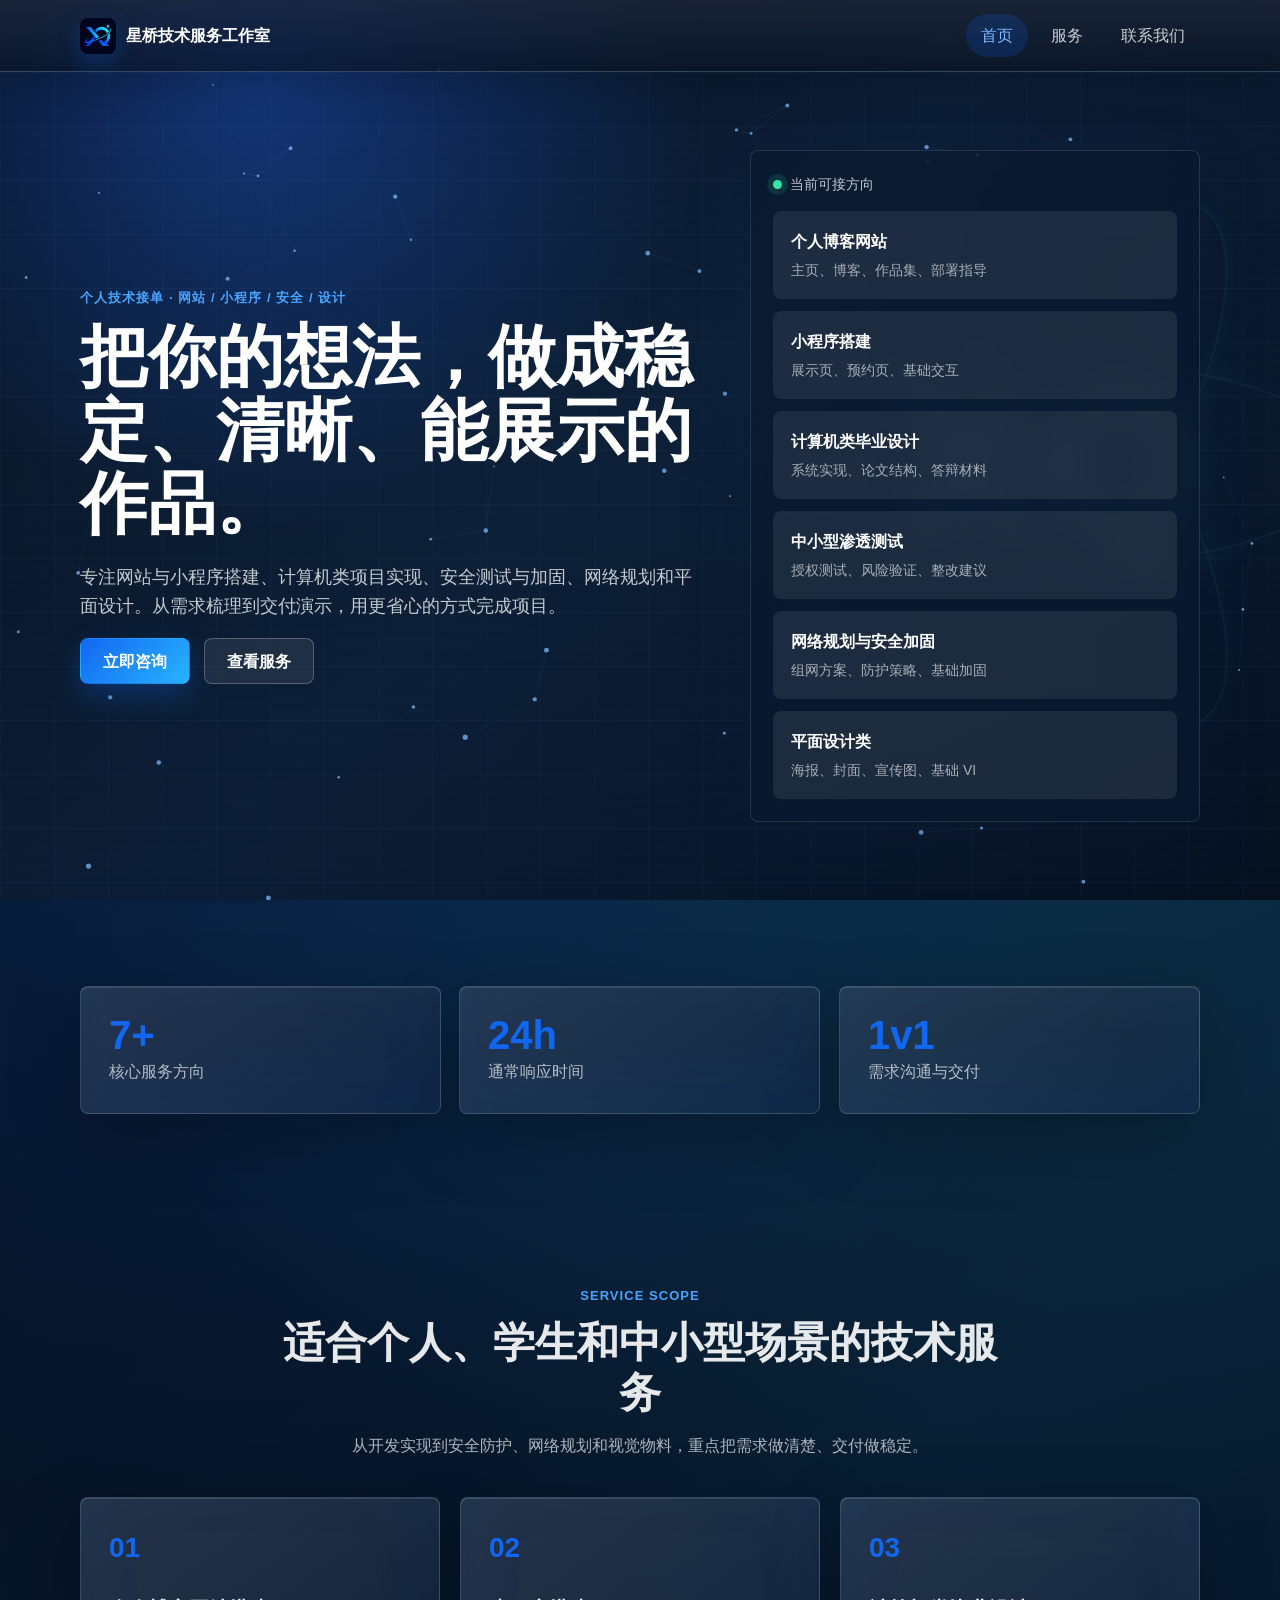
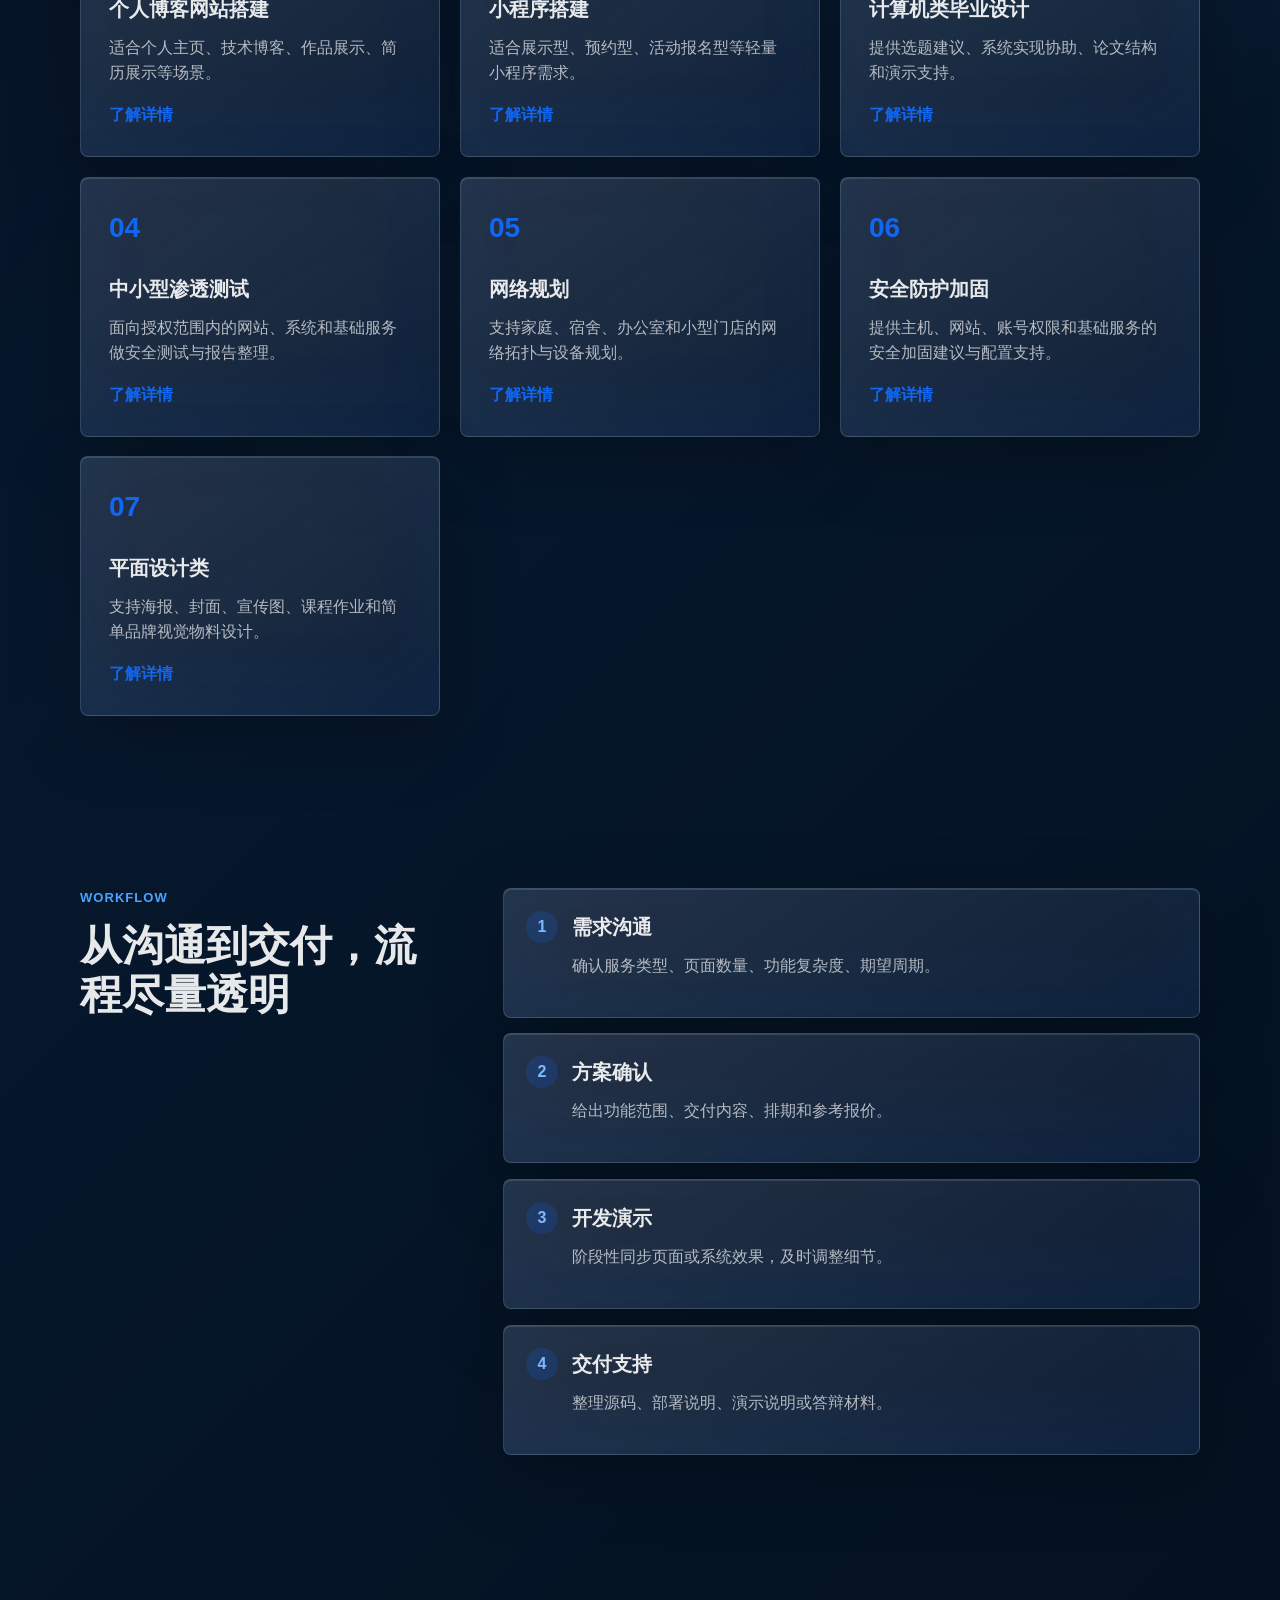
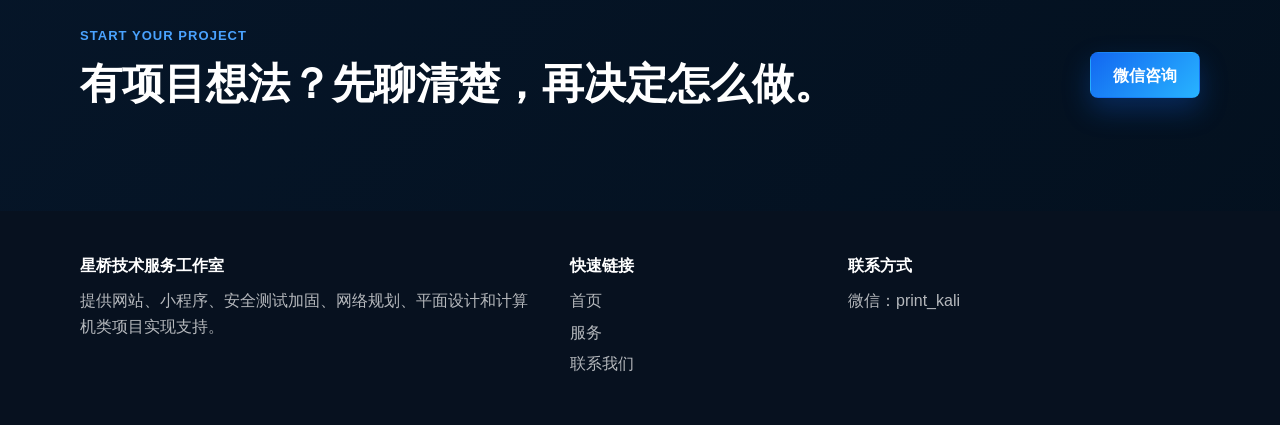
<file: index.html>
﻿<!DOCTYPE html>
<html lang="zh-CN">
<head>
  <meta charset="UTF-8">
  <meta name="viewport" content="width=device-width, initial-scale=1.0">
  <title>星桥技术服务工作室 | 个人技术接单</title>
  <meta name="description" content="星桥技术服务工作室提供网站、小程序、计算机类项目、安全测试加固、网络规划和平面设计支持。">
  <link rel="stylesheet" href="assets/css/style.css">
</head>
<body>
  <canvas class="ambient-canvas" data-density="72" aria-hidden="true"></canvas>
  <div class="xq-bg" aria-hidden="true">
    <span class="xq-orbit orbit-one"></span>
    <span class="xq-orbit orbit-two"></span>
    <span class="xq-orbit orbit-three"></span>
    <span class="xq-core"></span>
  </div>
  <header class="site-header">
    <a class="brand" href="index.html" aria-label="星桥技术服务工作室首页">
      <img class="brand-mark" src="assets/img/logo-xq.png" alt="" width="36" height="36">
      <span>星桥技术服务工作室</span>
    </a>
    <button class="nav-toggle" type="button" aria-expanded="false" aria-controls="site-nav">
      <span></span>
      <span></span>
      <span></span>
    </button>
    <nav class="site-nav" id="site-nav" aria-label="主导航">
      <a class="active" href="index.html">首页</a>
      <a href="services.html">服务</a>
      <a href="contact.html">联系我们</a>
    </nav>
  </header>

  <main>
    <section class="hero section-dark">
      <div class="hero-grid"></div>
      <div class="container hero-content">
        <div class="hero-copy">
          <p class="eyebrow">个人技术接单 · 网站 / 小程序 / 安全 / 设计</p>
          <h1>把你的想法，做成稳定、清晰、能展示的作品。</h1>
          <p class="hero-text">专注网站与小程序搭建、计算机类项目实现、安全测试与加固、网络规划和平面设计。从需求梳理到交付演示，用更省心的方式完成项目。</p>
          <div class="hero-actions">
            <a class="btn btn-primary" href="contact.html">立即咨询</a>
            <a class="btn btn-ghost" href="services.html">查看服务</a>
          </div>
        </div>
        <div class="hero-panel" aria-label="服务概览">
          <div class="panel-header">
            <span class="status-dot"></span>
            <span>当前可接方向</span>
          </div>
          <div class="service-mini-list">
            <a href="services.html#blog">
              <strong>个人博客网站</strong>
              <span>主页、博客、作品集、部署指导</span>
            </a>
            <a href="services.html#miniapp">
              <strong>小程序搭建</strong>
              <span>展示页、预约页、基础交互</span>
            </a>
            <a href="services.html#graduation">
              <strong>计算机类毕业设计</strong>
              <span>系统实现、论文结构、答辩材料</span>
            </a>
            <a href="services.html#pentest">
              <strong>中小型渗透测试</strong>
              <span>授权测试、风险验证、整改建议</span>
            </a>
            <a href="services.html#network">
              <strong>网络规划与安全加固</strong>
              <span>组网方案、防护策略、基础加固</span>
            </a>
            <a href="services.html#design">
              <strong>平面设计类</strong>
              <span>海报、封面、宣传图、基础 VI</span>
            </a>
          </div>
        </div>
      </div>
    </section>

    <section class="section">
      <div class="container stats-grid">
        <div class="stat-card">
          <span class="stat-number">7+</span>
          <span class="stat-label">核心服务方向</span>
        </div>
        <div class="stat-card">
          <span class="stat-number">24h</span>
          <span class="stat-label">通常响应时间</span>
        </div>
        <div class="stat-card">
          <span class="stat-number">1v1</span>
          <span class="stat-label">需求沟通与交付</span>
        </div>
      </div>
    </section>

    <section class="section section-muted">
      <div class="container">
        <div class="section-heading">
          <p class="eyebrow">Service Scope</p>
          <h2>适合个人、学生和中小型场景的技术服务</h2>
          <p>从开发实现到安全防护、网络规划和视觉物料，重点把需求做清楚、交付做稳定。</p>
        </div>
        <div class="cards three-col">
          <article class="service-card">
            <span class="card-icon">01</span>
            <h3>个人博客网站搭建</h3>
            <p>适合个人主页、技术博客、作品展示、简历展示等场景。</p>
            <a href="services.html#blog">了解详情</a>
          </article>
          <article class="service-card">
            <span class="card-icon">02</span>
            <h3>小程序搭建</h3>
            <p>适合展示型、预约型、活动报名型等轻量小程序需求。</p>
            <a href="services.html#miniapp">了解详情</a>
          </article>
          <article class="service-card">
            <span class="card-icon">03</span>
            <h3>计算机类毕业设计</h3>
            <p>提供选题建议、系统实现协助、论文结构和演示支持。</p>
            <a href="services.html#graduation">了解详情</a>
          </article>
          <article class="service-card">
            <span class="card-icon">04</span>
            <h3>中小型渗透测试</h3>
            <p>面向授权范围内的网站、系统和基础服务做安全测试与报告整理。</p>
            <a href="services.html#pentest">了解详情</a>
          </article>
          <article class="service-card">
            <span class="card-icon">05</span>
            <h3>网络规划</h3>
            <p>支持家庭、宿舍、办公室和小型门店的网络拓扑与设备规划。</p>
            <a href="services.html#network">了解详情</a>
          </article>
          <article class="service-card">
            <span class="card-icon">06</span>
            <h3>安全防护加固</h3>
            <p>提供主机、网站、账号权限和基础服务的安全加固建议与配置支持。</p>
            <a href="services.html#hardening">了解详情</a>
          </article>
          <article class="service-card">
            <span class="card-icon">07</span>
            <h3>平面设计类</h3>
            <p>支持海报、封面、宣传图、课程作业和简单品牌视觉物料设计。</p>
            <a href="services.html#design">了解详情</a>
          </article>
        </div>
      </div>
    </section>

    <section class="section">
      <div class="container process">
        <div class="section-heading align-left">
          <p class="eyebrow">Workflow</p>
          <h2>从沟通到交付，流程尽量透明</h2>
        </div>
        <div class="timeline">
          <div>
            <span>1</span>
            <h3>需求沟通</h3>
            <p>确认服务类型、页面数量、功能复杂度、期望周期。</p>
          </div>
          <div>
            <span>2</span>
            <h3>方案确认</h3>
            <p>给出功能范围、交付内容、排期和参考报价。</p>
          </div>
          <div>
            <span>3</span>
            <h3>开发演示</h3>
            <p>阶段性同步页面或系统效果，及时调整细节。</p>
          </div>
          <div>
            <span>4</span>
            <h3>交付支持</h3>
            <p>整理源码、部署说明、演示说明或答辩材料。</p>
          </div>
        </div>
      </div>
    </section>

    <section class="section cta-band">
      <div class="container cta-content">
        <div>
          <p class="eyebrow">Start Your Project</p>
          <h2>有项目想法？先聊清楚，再决定怎么做。</h2>
        </div>
        <a class="btn btn-primary" href="contact.html">微信咨询</a>
      </div>
    </section>
  </main>

  <footer class="site-footer">
    <div class="container footer-grid">
      <div>
        <strong>星桥技术服务工作室</strong>
        <p>提供网站、小程序、安全测试加固、网络规划、平面设计和计算机类项目实现支持。</p>
      </div>
      <div>
        <span>快速链接</span>
        <a href="index.html">首页</a>
        <a href="services.html">服务</a>
        <a href="contact.html">联系我们</a>
      </div>
      <div>
        <span>联系方式</span>
        <p>微信：print_kali</p>
      </div>
    </div>
  </footer>
  <div class="toast" role="status" aria-live="polite"></div>
  <script src="assets/js/main.js"></script>
</body>
</html>
</file>
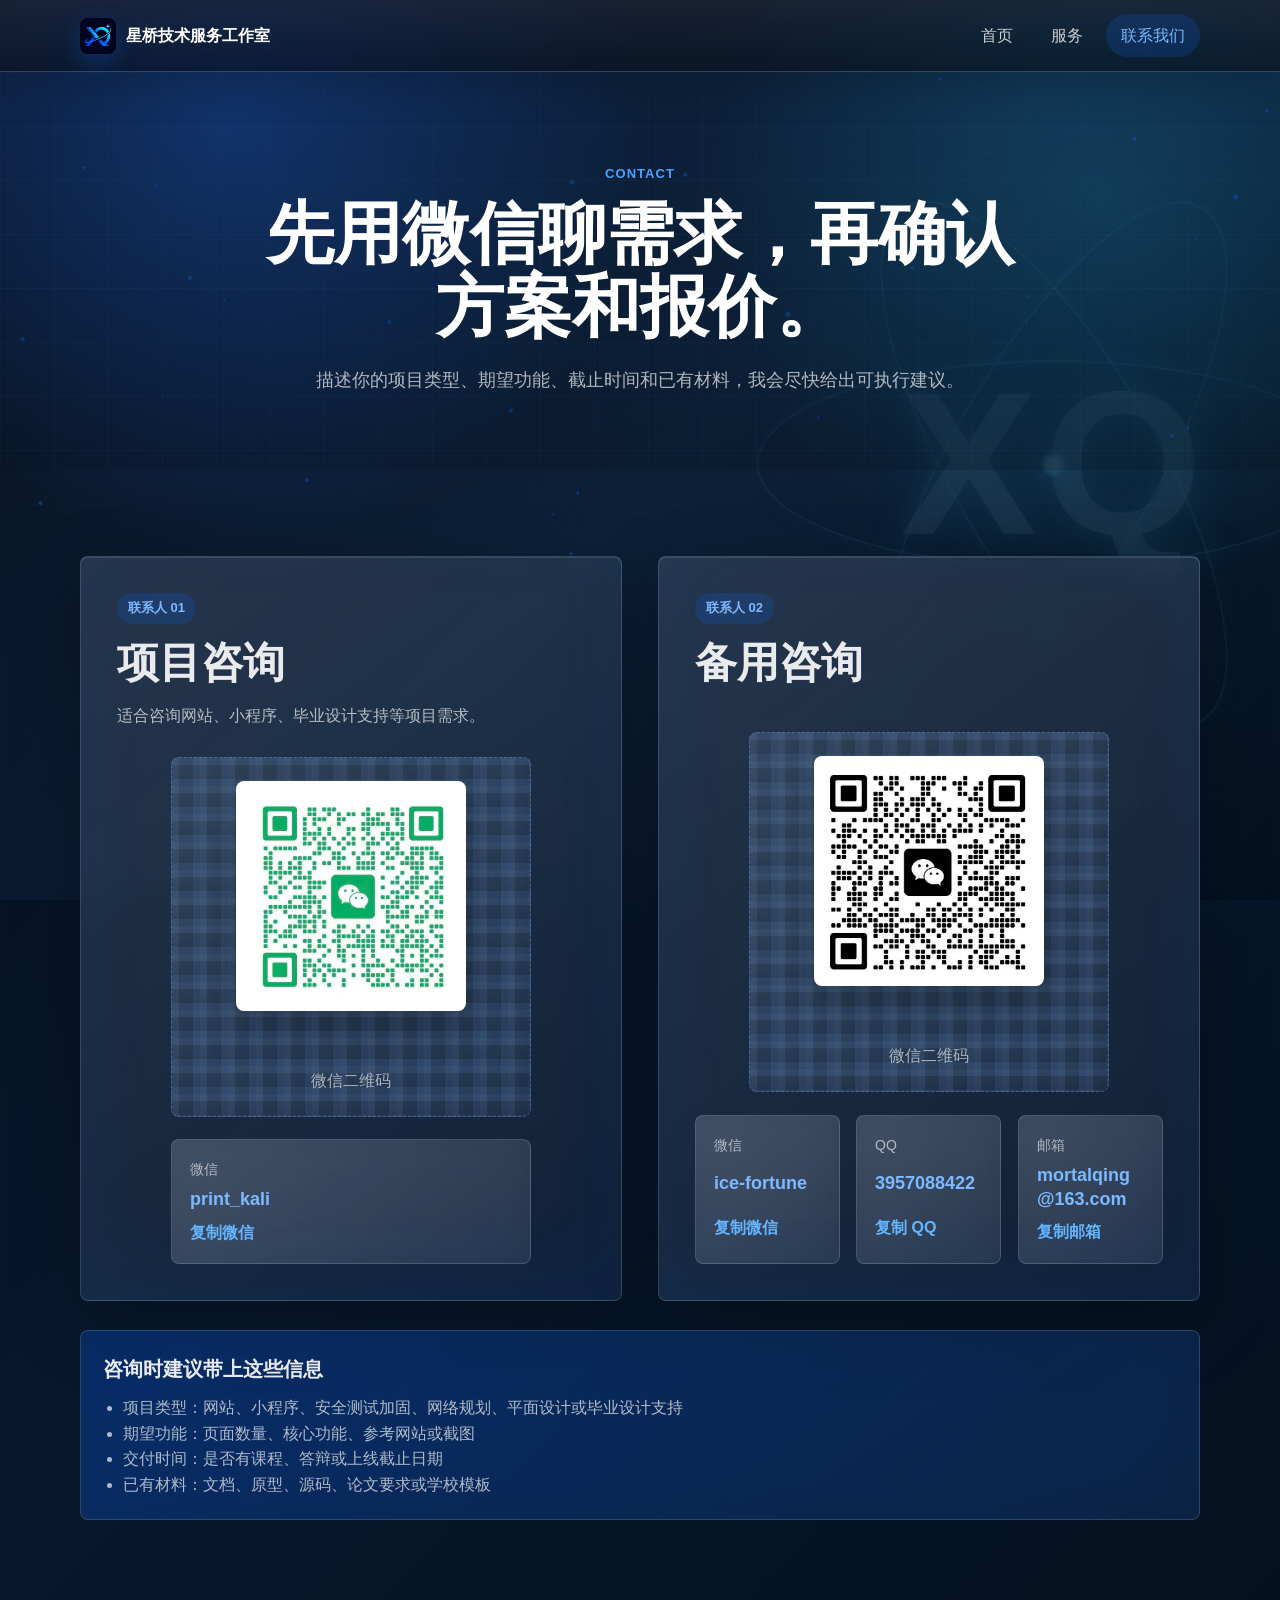
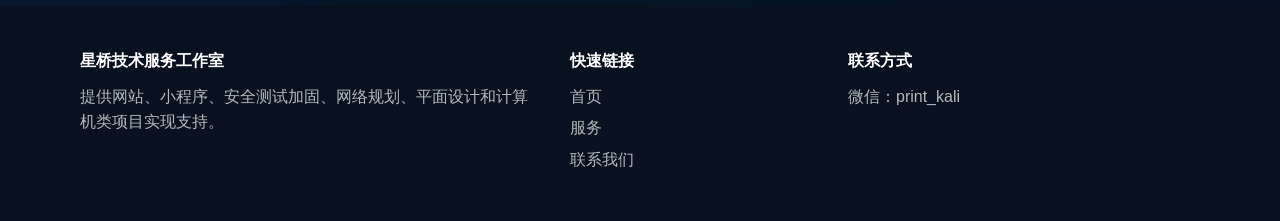
<file: contact.html>
﻿<!DOCTYPE html>
<html lang="zh-CN">
<head>
  <meta charset="UTF-8">
  <meta name="viewport" content="width=device-width, initial-scale=1.0">
  <title>联系我们 | 星桥技术服务工作室</title>
  <meta name="description" content="通过微信联系星桥技术服务工作室，咨询网站搭建、小程序搭建和计算机类毕业设计支持。">
  <link rel="stylesheet" href="assets/css/style.css">
</head>
<body class="inner-page contact-page">
  <canvas class="ambient-canvas subtle" data-density="40" aria-hidden="true"></canvas>
  <div class="xq-bg" aria-hidden="true">
    <span class="xq-orbit orbit-one"></span>
    <span class="xq-orbit orbit-two"></span>
    <span class="xq-orbit orbit-three"></span>
    <span class="xq-core"></span>
  </div>
  <header class="site-header">
    <a class="brand" href="index.html" aria-label="星桥技术服务工作室首页">
      <img class="brand-mark" src="assets/img/logo-xq.png" alt="" width="36" height="36">
      <span>星桥技术服务工作室</span>
    </a>
    <button class="nav-toggle" type="button" aria-expanded="false" aria-controls="site-nav">
      <span></span>
      <span></span>
      <span></span>
    </button>
    <nav class="site-nav" id="site-nav" aria-label="主导航">
      <a href="index.html">首页</a>
      <a href="services.html">服务</a>
      <a class="active" href="contact.html">联系我们</a>
    </nav>
  </header>

  <main>
    <section class="page-hero">
      <div class="container narrow">
        <p class="eyebrow">Contact</p>
        <h1>先用微信聊需求，再确认方案和报价。</h1>
        <p>描述你的项目类型、期望功能、截止时间和已有材料，我会尽快给出可执行建议。</p>
      </div>
    </section>

    <section class="section contact-section">
      <div class="container">
        <div class="contact-person-grid">
          <article class="contact-person-card">
            <div class="contact-card-head">
              <span class="tag">联系人 01</span>
              <h2>项目咨询</h2>
              <p>适合咨询网站、小程序、毕业设计支持等项目需求。</p>
            </div>
            <div class="contact-card-body">
              <div class="qr-placeholder compact" aria-label="联系人 01 微信二维码占位">
                <img src="assets/img/primary-wechat-qr.jpg" alt="项目咨询微信二维码">
                <span>微信二维码</span>
              </div>
              <div class="contact-method-list single-method">
                <div class="contact-method">
                  <span>微信</span>
                  <strong>print_kali</strong>
                  <button class="copy-link copy-btn" type="button" data-copy="print_kali">复制微信</button>
                </div>
              </div>
            </div>
          </article>

          <article class="contact-person-card">
            <div class="contact-card-head">
              <span class="tag">联系人 02</span>
              <h2>备用咨询</h2>
            </div>
            <div class="contact-card-body">
              <div class="qr-placeholder compact" aria-label="联系人 02 微信二维码占位">
                <img src="assets/img/backup-wechat-qr.jpg" alt="备用咨询微信二维码">
                <span>微信二维码</span>
              </div>
              <div class="contact-method-list">
                <div class="contact-method">
                  <span>微信</span>
                  <strong>ice-fortune</strong>
                  <button class="copy-link copy-btn" type="button" data-copy="ice-fortune">复制微信</button>
                </div>
                <div class="contact-method">
                  <span>QQ</span>
                  <strong>3957088422</strong>
                  <button class="copy-link copy-btn" type="button" data-copy="3957088422">复制 QQ</button>
                </div>
                <div class="contact-method">
                  <span>邮箱</span>
                  <strong>mortalqing@163.com</strong>
                  <button class="copy-link copy-btn" type="button" data-copy="mortalqing@163.com">复制邮箱</button>
                </div>
              </div>
            </div>
          </article>
        </div>

        <div class="contact-tips">
          <h3>咨询时建议带上这些信息</h3>
          <ul>
              <li>项目类型：网站、小程序、安全测试加固、网络规划、平面设计或毕业设计支持</li>
            <li>期望功能：页面数量、核心功能、参考网站或截图</li>
            <li>交付时间：是否有课程、答辩或上线截止日期</li>
            <li>已有材料：文档、原型、源码、论文要求或学校模板</li>
          </ul>
        </div>
      </div>
    </section>
  </main>

  <footer class="site-footer">
    <div class="container footer-grid">
      <div>
        <strong>星桥技术服务工作室</strong>
        <p>提供网站、小程序、安全测试加固、网络规划、平面设计和计算机类项目实现支持。</p>
      </div>
      <div>
        <span>快速链接</span>
        <a href="index.html">首页</a>
        <a href="services.html">服务</a>
        <a href="contact.html">联系我们</a>
      </div>
      <div>
        <span>联系方式</span>
        <p>微信：print_kali</p>
      </div>
    </div>
  </footer>
  <div class="toast" role="status" aria-live="polite"></div>
  <script src="assets/js/main.js"></script>
</body>
</html>
</file>
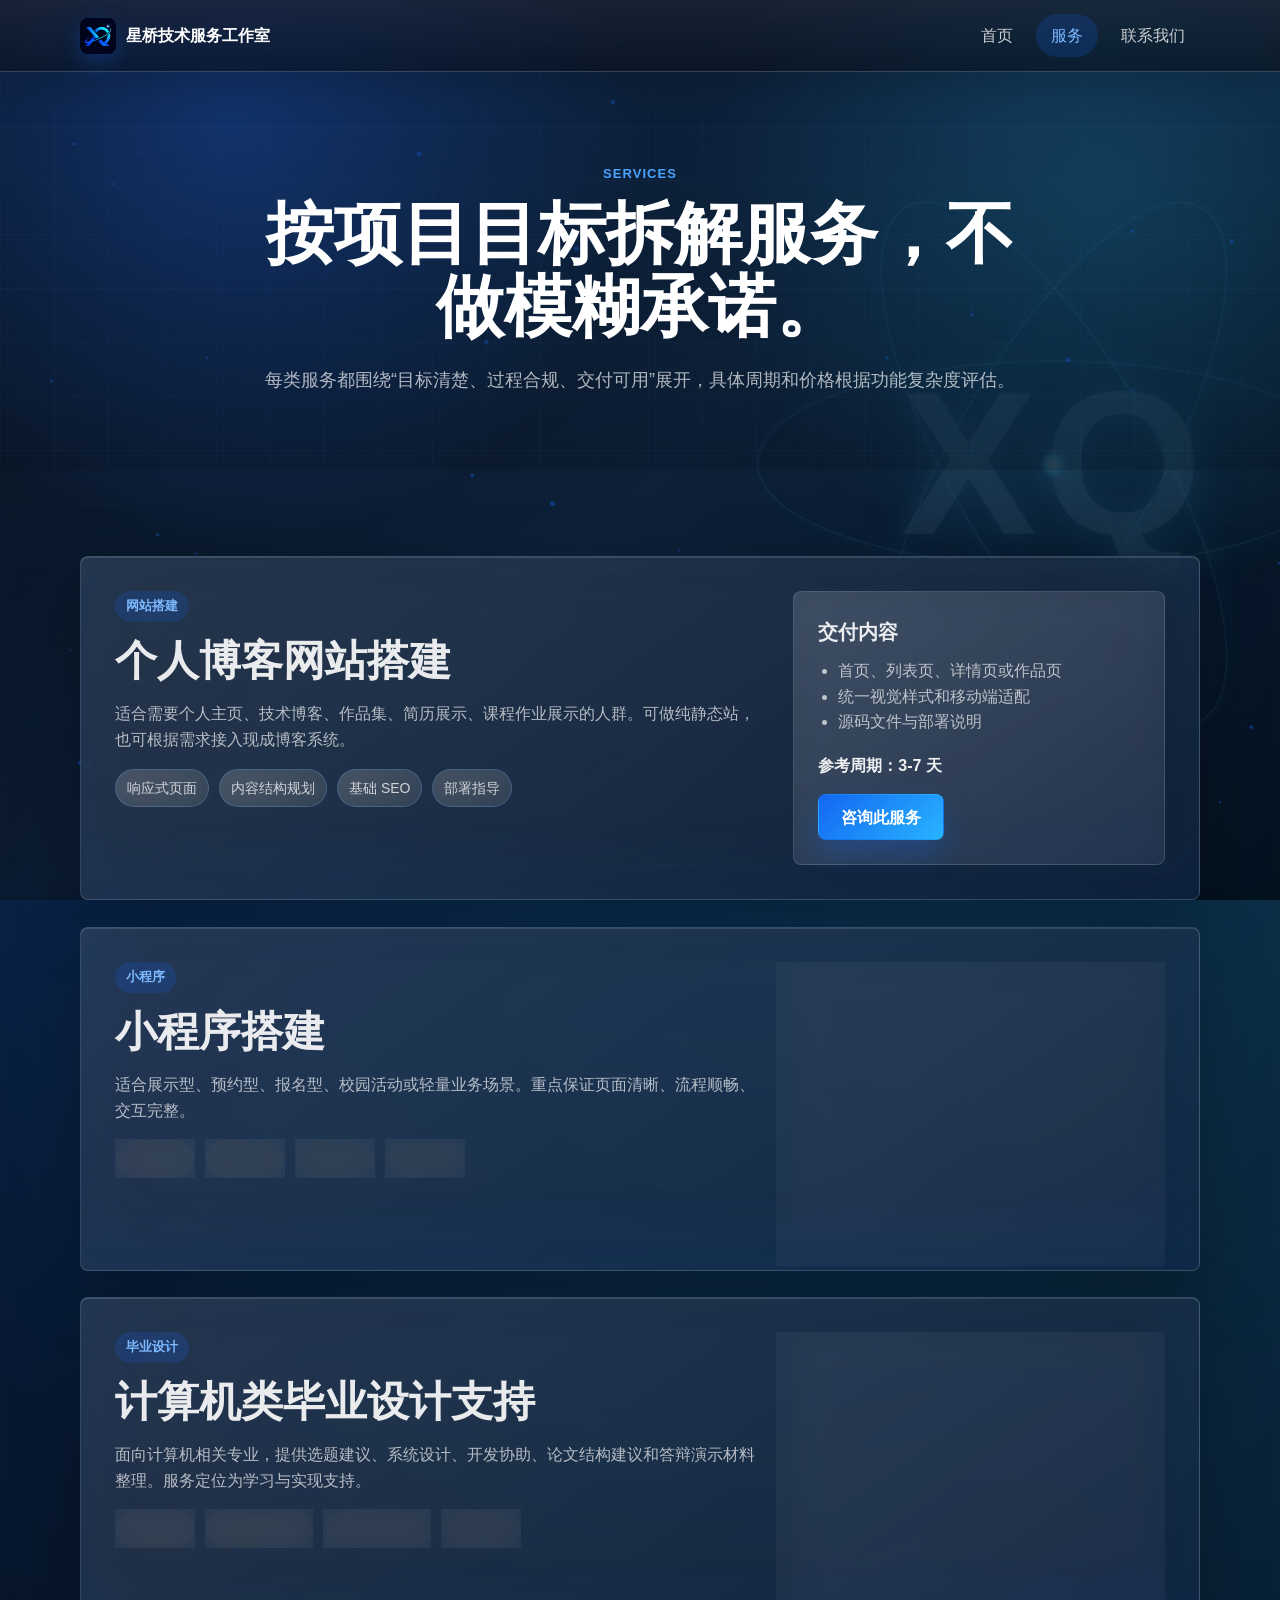
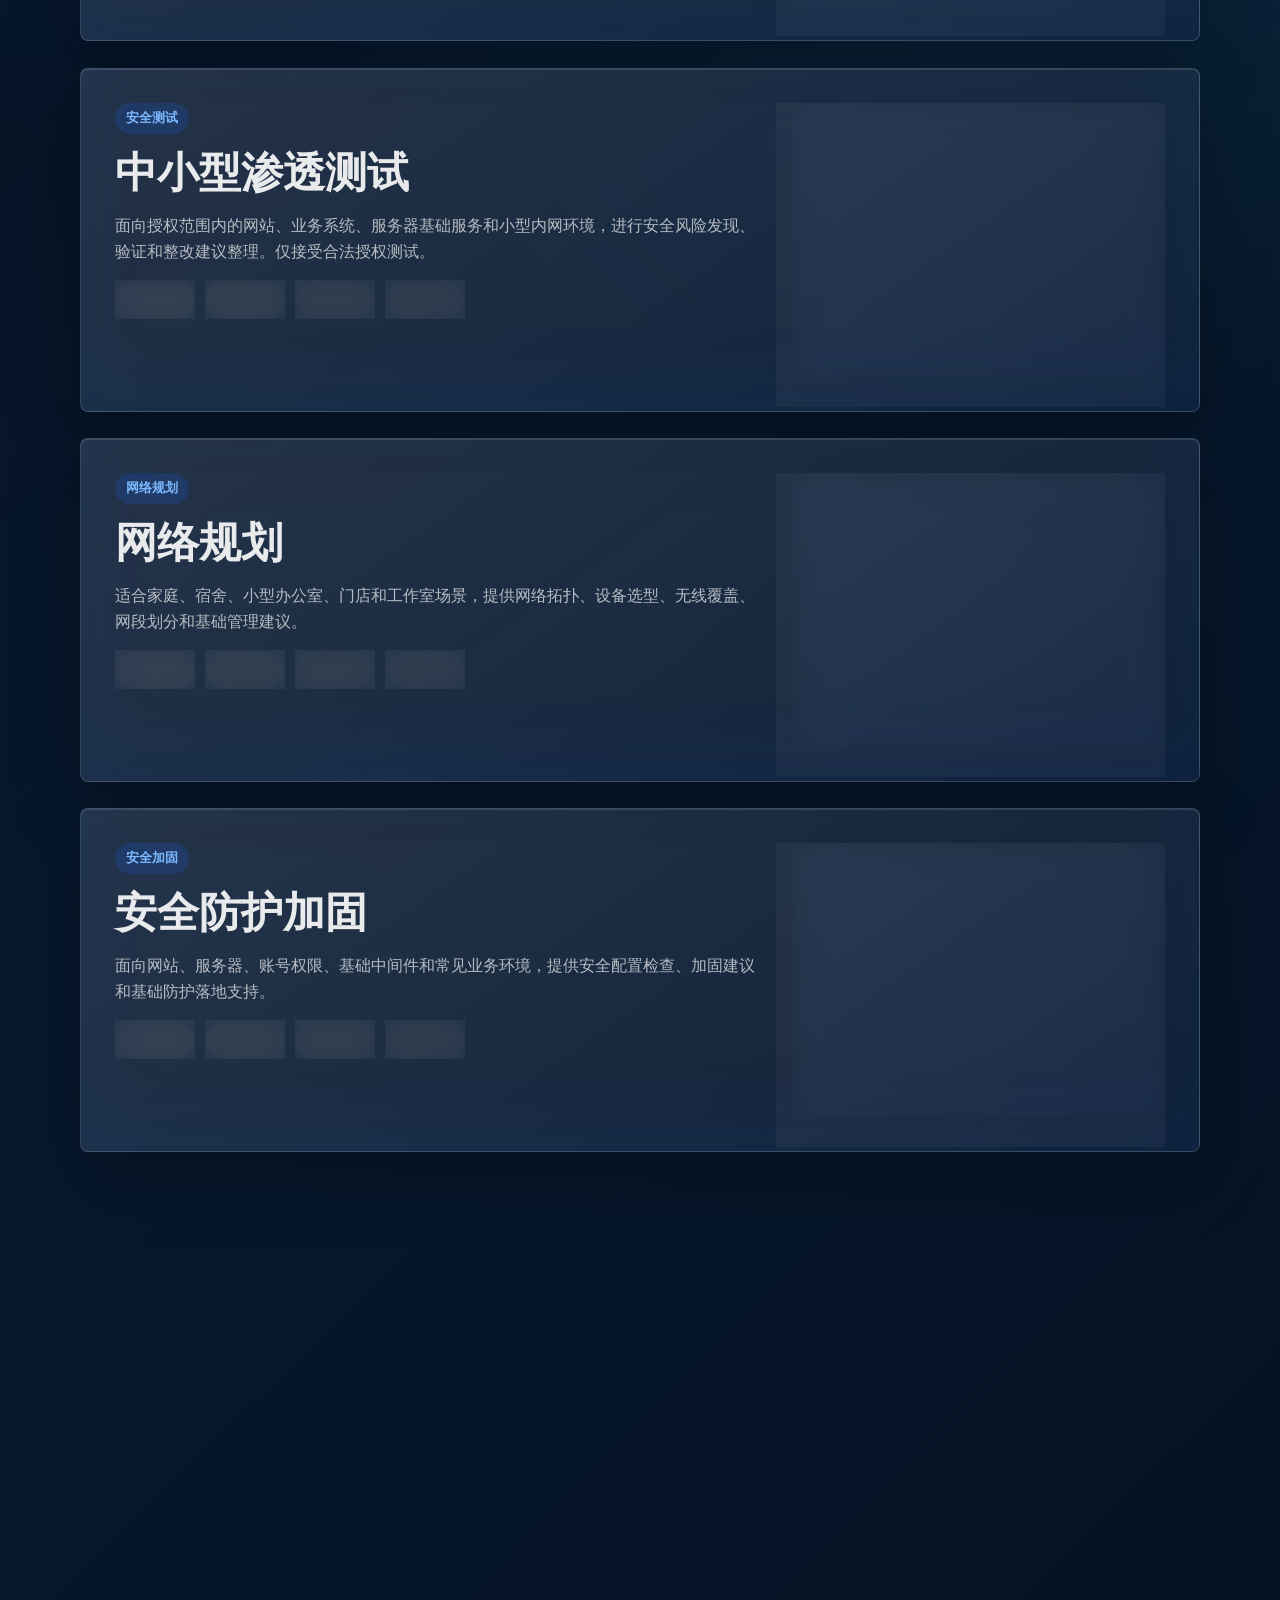
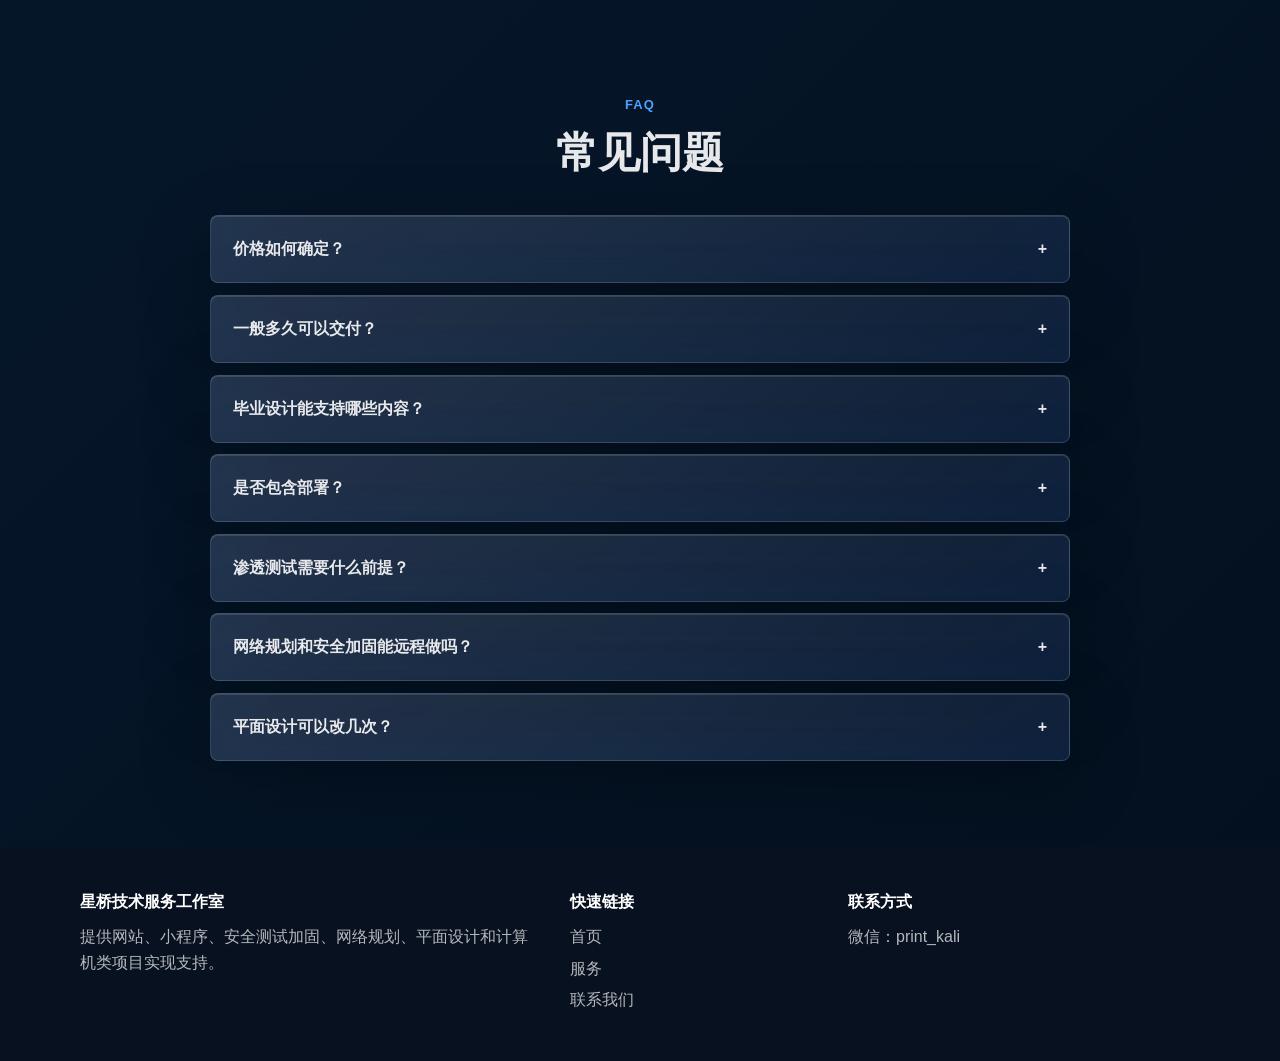
<file: services.html>
﻿<!DOCTYPE html>
<html lang="zh-CN">
<head>
  <meta charset="UTF-8">
  <meta name="viewport" content="width=device-width, initial-scale=1.0">
  <title>服务项目 | 星桥技术服务工作室</title>
  <meta name="description" content="查看网站搭建、小程序搭建、计算机类项目、安全测试加固、网络规划和平面设计服务内容。">
  <link rel="stylesheet" href="assets/css/style.css">
</head>
<body class="inner-page">
  <canvas class="ambient-canvas subtle" data-density="46" aria-hidden="true"></canvas>
  <div class="xq-bg" aria-hidden="true">
    <span class="xq-orbit orbit-one"></span>
    <span class="xq-orbit orbit-two"></span>
    <span class="xq-orbit orbit-three"></span>
    <span class="xq-core"></span>
  </div>
  <header class="site-header">
    <a class="brand" href="index.html" aria-label="星桥技术服务工作室首页">
      <img class="brand-mark" src="assets/img/logo-xq.png" alt="" width="36" height="36">
      <span>星桥技术服务工作室</span>
    </a>
    <button class="nav-toggle" type="button" aria-expanded="false" aria-controls="site-nav">
      <span></span>
      <span></span>
      <span></span>
    </button>
    <nav class="site-nav" id="site-nav" aria-label="主导航">
      <a href="index.html">首页</a>
      <a class="active" href="services.html">服务</a>
      <a href="contact.html">联系我们</a>
    </nav>
  </header>

  <main>
    <section class="page-hero">
      <div class="container narrow">
        <p class="eyebrow">Services</p>
        <h1>按项目目标拆解服务，不做模糊承诺。</h1>
        <p>每类服务都围绕“目标清楚、过程合规、交付可用”展开，具体周期和价格根据功能复杂度评估。</p>
      </div>
    </section>

    <section class="section services-detail">
      <div class="container service-stack">
        <article class="detail-card" id="blog">
          <div class="detail-main">
            <span class="tag">网站搭建</span>
            <h2>个人博客网站搭建</h2>
            <p>适合需要个人主页、技术博客、作品集、简历展示、课程作业展示的人群。可做纯静态站，也可根据需求接入现成博客系统。</p>
            <div class="feature-list">
              <span>响应式页面</span>
              <span>内容结构规划</span>
              <span>基础 SEO</span>
              <span>部署指导</span>
            </div>
          </div>
          <div class="detail-side">
            <h3>交付内容</h3>
            <ul>
              <li>首页、列表页、详情页或作品页</li>
              <li>统一视觉样式和移动端适配</li>
              <li>源码文件与部署说明</li>
            </ul>
            <p class="cycle">参考周期：3-7 天</p>
            <a class="btn btn-primary" href="contact.html?service=blog">咨询此服务</a>
          </div>
        </article>

        <article class="detail-card" id="miniapp">
          <div class="detail-main">
            <span class="tag">小程序</span>
            <h2>小程序搭建</h2>
            <p>适合展示型、预约型、报名型、校园活动或轻量业务场景。重点保证页面清晰、流程顺畅、交互完整。</p>
            <div class="feature-list">
              <span>页面原型</span>
              <span>基础交互</span>
              <span>表单页面</span>
              <span>演示说明</span>
            </div>
          </div>
          <div class="detail-side">
            <h3>交付内容</h3>
            <ul>
              <li>小程序页面结构和基础样式</li>
              <li>导航、列表、详情、表单等交互</li>
              <li>项目源码和运行说明</li>
            </ul>
            <p class="cycle">参考周期：5-12 天</p>
            <a class="btn btn-primary" href="contact.html?service=miniapp">咨询此服务</a>
          </div>
        </article>

        <article class="detail-card" id="graduation">
          <div class="detail-main">
            <span class="tag">毕业设计</span>
            <h2>计算机类毕业设计支持</h2>
            <p>面向计算机相关专业，提供选题建议、系统设计、开发协助、论文结构建议和答辩演示材料整理。服务定位为学习与实现支持。</p>
            <div class="feature-list">
              <span>选题建议</span>
              <span>系统实现协助</span>
              <span>论文结构建议</span>
              <span>答辩演示</span>
            </div>
          </div>
          <div class="detail-side">
            <h3>交付内容</h3>
            <ul>
              <li>功能模块规划和数据库设计建议</li>
              <li>前后端开发协助或问题排查</li>
              <li>演示流程、截图和答辩材料整理</li>
            </ul>
            <p class="cycle">参考周期：7-20 天</p>
            <a class="btn btn-primary" href="contact.html?service=graduation">咨询此服务</a>
          </div>
        </article>

        <article class="detail-card" id="pentest">
          <div class="detail-main">
            <span class="tag">安全测试</span>
            <h2>中小型渗透测试</h2>
            <p>面向授权范围内的网站、业务系统、服务器基础服务和小型内网环境，进行安全风险发现、验证和整改建议整理。仅接受合法授权测试。</p>
            <div class="feature-list">
              <span>授权测试</span>
              <span>漏洞验证</span>
              <span>风险分级</span>
              <span>整改建议</span>
            </div>
          </div>
          <div class="detail-side">
            <h3>交付内容</h3>
            <ul>
              <li>测试范围确认和授权边界记录</li>
              <li>风险点梳理、截图证明和影响说明</li>
              <li>整改建议、复测建议和简版报告</li>
            </ul>
            <p class="cycle">参考周期：3-10 天</p>
            <a class="btn btn-primary" href="contact.html?service=pentest">咨询此服务</a>
          </div>
        </article>

        <article class="detail-card" id="network">
          <div class="detail-main">
            <span class="tag">网络规划</span>
            <h2>网络规划</h2>
            <p>适合家庭、宿舍、小型办公室、门店和工作室场景，提供网络拓扑、设备选型、无线覆盖、网段划分和基础管理建议。</p>
            <div class="feature-list">
              <span>拓扑规划</span>
              <span>设备选型</span>
              <span>无线覆盖</span>
              <span>网段划分</span>
            </div>
          </div>
          <div class="detail-side">
            <h3>交付内容</h3>
            <ul>
              <li>网络拓扑图和设备连接建议</li>
              <li>路由、交换、无线覆盖配置思路</li>
              <li>IP 地址规划和后期扩展建议</li>
            </ul>
            <p class="cycle">参考周期：2-6 天</p>
            <a class="btn btn-primary" href="contact.html?service=network">咨询此服务</a>
          </div>
        </article>

        <article class="detail-card" id="hardening">
          <div class="detail-main">
            <span class="tag">安全加固</span>
            <h2>安全防护加固</h2>
            <p>面向网站、服务器、账号权限、基础中间件和常见业务环境，提供安全配置检查、加固建议和基础防护落地支持。</p>
            <div class="feature-list">
              <span>主机加固</span>
              <span>网站防护</span>
              <span>权限梳理</span>
              <span>备份建议</span>
            </div>
          </div>
          <div class="detail-side">
            <h3>交付内容</h3>
            <ul>
              <li>账号、端口、权限和服务暴露面检查</li>
              <li>常见安全配置和防护策略建议</li>
              <li>备份、日志、更新和日常维护清单</li>
            </ul>
            <p class="cycle">参考周期：2-8 天</p>
            <a class="btn btn-primary" href="contact.html?service=hardening">咨询此服务</a>
          </div>
        </article>

        <article class="detail-card" id="design">
          <div class="detail-main">
            <span class="tag">平面设计</span>
            <h2>平面设计类</h2>
            <p>适合个人展示、校园活动、课程作业、项目宣传和轻量品牌场景，提供清晰、统一、可交付的视觉物料设计。</p>
            <div class="feature-list">
              <span>海报设计</span>
              <span>封面设计</span>
              <span>宣传长图</span>
              <span>基础 VI</span>
            </div>
          </div>
          <div class="detail-side">
            <h3>交付内容</h3>
            <ul>
              <li>海报、封面、宣传图或展示物料</li>
              <li>配色、字体、版式和基础视觉规范</li>
              <li>PNG/JPG/PDF 等常用格式导出</li>
            </ul>
            <p class="cycle">参考周期：1-5 天</p>
            <a class="btn btn-primary" href="contact.html?service=design">咨询此服务</a>
          </div>
        </article>
      </div>
    </section>

    <section class="section section-muted">
      <div class="container">
        <div class="section-heading">
          <p class="eyebrow">FAQ</p>
          <h2>常见问题</h2>
        </div>
        <div class="faq-list">
          <button class="faq-item" type="button">
            <span>价格如何确定？</span>
            <strong>+</strong>
            <p>根据页面数量、功能复杂度、交付周期、是否需要部署或演示材料来评估。</p>
          </button>
          <button class="faq-item" type="button">
            <span>一般多久可以交付？</span>
            <strong>+</strong>
            <p>轻量展示站通常 3-7 天，小程序和毕业设计项目会根据模块数量安排周期。</p>
          </button>
          <button class="faq-item" type="button">
            <span>毕业设计能支持哪些内容？</span>
            <strong>+</strong>
            <p>可以协助选题、系统设计、功能实现、问题排查、论文结构和答辩演示整理。</p>
          </button>
          <button class="faq-item" type="button">
            <span>是否包含部署？</span>
            <strong>+</strong>
            <p>可提供部署指导或协助部署，具体取决于服务器、域名和项目技术栈。</p>
          </button>
          <button class="faq-item" type="button">
            <span>渗透测试需要什么前提？</span>
            <strong>+</strong>
            <p>必须明确测试对象、授权范围和测试时间窗口，只接受合法授权范围内的安全测试。</p>
          </button>
          <button class="faq-item" type="button">
            <span>网络规划和安全加固能远程做吗？</span>
            <strong>+</strong>
            <p>多数规划、配置建议和清单整理可以远程完成；涉及现场布线或设备安装时需要单独确认。</p>
          </button>
          <button class="faq-item" type="button">
            <span>平面设计可以改几次？</span>
            <strong>+</strong>
            <p>通常包含基础修改轮次，具体次数会在确认风格、尺寸和交付格式时一起约定。</p>
          </button>
        </div>
      </div>
    </section>
  </main>

  <footer class="site-footer">
    <div class="container footer-grid">
      <div>
        <strong>星桥技术服务工作室</strong>
        <p>提供网站、小程序、安全测试加固、网络规划、平面设计和计算机类项目实现支持。</p>
      </div>
      <div>
        <span>快速链接</span>
        <a href="index.html">首页</a>
        <a href="services.html">服务</a>
        <a href="contact.html">联系我们</a>
      </div>
      <div>
        <span>联系方式</span>
        <p>微信：print_kali</p>
      </div>
    </div>
  </footer>
  <div class="toast" role="status" aria-live="polite"></div>
  <script src="assets/js/main.js"></script>
</body>
</html>
</file>
<file: assets/css/style.css>
﻿:root {
  --bg: #07111f;
  --bg-soft: #0d1d33;
  --text: #132033;
  --muted: #637083;
  --line: rgba(42, 75, 122, 0.16);
  --primary: #1267f1;
  --primary-dark: #0c4ab0;
  --primary-soft: #e8f1ff;
  --white: #ffffff;
  --panel: rgba(255, 255, 255, 0.9);
  --shadow: 0 22px 70px rgba(14, 37, 72, 0.16);
  --radius: 8px;
}

* {
  box-sizing: border-box;
}

html {
  scroll-behavior: smooth;
}

body {
  position: relative;
  margin: 0;
  color: var(--text);
  font-family: "Microsoft YaHei", "PingFang SC", "Segoe UI", Arial, sans-serif;
  background: #f7faff;
  line-height: 1.6;
}

main,
.site-footer {
  position: relative;
  z-index: 1;
}

a {
  color: inherit;
  text-decoration: none;
}

button,
input,
select,
textarea {
  font: inherit;
}

.ambient-canvas {
  position: fixed;
  inset: 0;
  z-index: 0;
  pointer-events: none;
  background: radial-gradient(circle at 20% 10%, rgba(36, 107, 255, 0.36), transparent 34%),
    linear-gradient(135deg, #06101f 0%, #0b1d35 48%, #06101f 100%);
}

.ambient-canvas.subtle {
  background: radial-gradient(circle at 20% 10%, rgba(18, 103, 241, 0.16), transparent 28%),
    radial-gradient(circle at 90% 30%, rgba(41, 210, 255, 0.12), transparent 30%),
    #f7faff;
}

.container {
  width: min(1120px, calc(100% - 40px));
  margin: 0 auto;
}

.narrow {
  max-width: 800px;
}

.site-header {
  position: sticky;
  top: 0;
  z-index: 20;
  display: flex;
  align-items: center;
  justify-content: space-between;
  min-height: 72px;
  padding: 0 max(20px, calc((100vw - 1120px) / 2));
  border-bottom: 1px solid rgba(255, 255, 255, 0.12);
  background: rgba(7, 17, 31, 0.78);
  color: var(--white);
  backdrop-filter: blur(16px);
}

.inner-page .site-header {
  border-bottom-color: rgba(18, 103, 241, 0.12);
  background: rgba(255, 255, 255, 0.88);
  color: var(--text);
}

.brand {
  display: inline-flex;
  align-items: center;
  gap: 10px;
  font-weight: 800;
}

.brand-mark {
  display: block;
  width: 36px;
  height: 36px;
  border-radius: var(--radius);
  object-fit: cover;
  box-shadow: 0 8px 22px rgba(18, 103, 241, 0.28);
}

.site-nav {
  display: flex;
  align-items: center;
  gap: 8px;
}

.site-nav a {
  padding: 9px 15px;
  border-radius: 999px;
  color: inherit;
  opacity: 0.78;
  transition: 0.2s ease;
}

.site-nav a:hover,
.site-nav a.active {
  background: rgba(18, 103, 241, 0.14);
  color: #5da2ff;
  opacity: 1;
}

.inner-page .site-nav a:hover,
.inner-page .site-nav a.active {
  color: var(--primary);
}

.nav-toggle {
  display: none;
  width: 42px;
  height: 42px;
  border: 1px solid rgba(18, 103, 241, 0.22);
  border-radius: var(--radius);
  background: transparent;
  color: inherit;
}

.nav-toggle span {
  display: block;
  width: 18px;
  height: 2px;
  margin: 4px auto;
  background: currentColor;
}

.section {
  padding: 86px 0;
  background: #fff;
}

.section-dark {
  color: var(--white);
  background: transparent;
}

.section-muted {
  background: #f2f6fd;
}

.hero {
  position: relative;
  min-height: calc(100vh - 72px);
  display: grid;
  align-items: center;
  overflow: hidden;
}

.hero-grid {
  position: absolute;
  inset: 0;
  opacity: 0.28;
  background-image:
    linear-gradient(rgba(125, 177, 255, 0.14) 1px, transparent 1px),
    linear-gradient(90deg, rgba(125, 177, 255, 0.14) 1px, transparent 1px);
  background-size: 54px 54px;
  animation: gridShift 20s linear infinite;
}

@keyframes gridShift {
  to {
    transform: translate3d(54px, 54px, 0);
  }
}

@keyframes xqSpin {
  to {
    transform: translate(-50%, -50%) rotate(360deg);
  }
}

@keyframes xqDrift {
  0%,
  100% {
    transform: translate3d(0, 0, 0) scale(1);
  }

  50% {
    transform: translate3d(-18px, 12px, 0) scale(1.03);
  }
}

.xq-bg {
  position: fixed;
  right: -120px;
  top: 118px;
  z-index: 0;
  width: min(54vw, 760px);
  aspect-ratio: 1;
  opacity: 0.18;
  pointer-events: none;
  filter: drop-shadow(0 0 34px rgba(40, 180, 255, 0.32));
  animation: xqDrift 12s ease-in-out infinite;
}

.xq-bg::before {
  content: "XQ";
  position: absolute;
  left: 50%;
  top: 50%;
  transform: translate(-50%, -50%);
  color: rgba(180, 235, 255, 0.34);
  font-size: clamp(96px, 16vw, 220px);
  font-weight: 900;
  letter-spacing: 0.03em;
  text-shadow:
    0 0 28px rgba(97, 218, 251, 0.3),
    0 0 72px rgba(18, 103, 241, 0.24);
}

.xq-orbit,
.xq-core {
  position: absolute;
  left: 50%;
  top: 50%;
}

.xq-orbit {
  width: 86%;
  height: 30%;
  border: 2px solid rgba(97, 218, 251, 0.34);
  border-radius: 50%;
  box-shadow:
    inset 0 0 20px rgba(97, 218, 251, 0.08),
    0 0 28px rgba(97, 218, 251, 0.18);
  animation: xqSpin 22s linear infinite;
}

.orbit-one {
  transform: translate(-50%, -50%) rotate(0deg);
}

.orbit-two {
  transform: translate(-50%, -50%) rotate(60deg);
  animation-duration: 26s;
}

.orbit-three {
  transform: translate(-50%, -50%) rotate(-60deg);
  animation-duration: 30s;
}

.xq-core {
  width: 28px;
  height: 28px;
  border-radius: 50%;
  background: radial-gradient(circle, #b8f4ff 0 20%, #61dafb 42%, rgba(40, 180, 255, 0.28) 70%);
  box-shadow: 0 0 34px rgba(97, 218, 251, 0.72);
  transform: translate(-50%, -50%);
}

.hero-content {
  position: relative;
  display: grid;
  grid-template-columns: minmax(0, 1.1fr) minmax(320px, 0.8fr);
  gap: 52px;
  align-items: center;
}

.eyebrow {
  margin: 0 0 12px;
  color: #4aa3ff;
  font-size: 13px;
  font-weight: 800;
  letter-spacing: 0.08em;
  text-transform: uppercase;
}

h1,
h2,
h3,
p {
  margin-top: 0;
}

h1 {
  margin-bottom: 22px;
  font-size: clamp(38px, 6vw, 68px);
  line-height: 1.08;
  letter-spacing: 0;
}

h2 {
  margin-bottom: 16px;
  font-size: clamp(28px, 4vw, 42px);
  line-height: 1.18;
}

h3 {
  margin-bottom: 10px;
  font-size: 20px;
}

.hero-text {
  max-width: 660px;
  color: rgba(255, 255, 255, 0.76);
  font-size: 18px;
}

.hero-actions,
.cta-content {
  display: flex;
  gap: 14px;
  align-items: center;
  flex-wrap: wrap;
}

.btn {
  display: inline-flex;
  align-items: center;
  justify-content: center;
  min-height: 46px;
  padding: 0 22px;
  border: 1px solid transparent;
  border-radius: var(--radius);
  cursor: pointer;
  font-weight: 800;
  transition: transform 0.2s ease, box-shadow 0.2s ease, background 0.2s ease;
}

.btn:hover {
  transform: translateY(-2px);
}

.btn-primary {
  background: linear-gradient(135deg, var(--primary), #28b4ff);
  color: var(--white);
  box-shadow: 0 12px 28px rgba(18, 103, 241, 0.28);
}

.btn-ghost {
  border-color: rgba(255, 255, 255, 0.24);
  color: var(--white);
  background: rgba(255, 255, 255, 0.08);
}

.hero-panel,
.contact-card,
.contact-form,
.detail-card,
.stat-card,
.service-card {
  border: 1px solid var(--line);
  border-radius: var(--radius);
  box-shadow: var(--shadow);
}

.hero-panel {
  padding: 22px;
  background: rgba(9, 26, 48, 0.72);
  border-color: rgba(255, 255, 255, 0.12);
  backdrop-filter: blur(18px);
}

.panel-header {
  display: flex;
  align-items: center;
  gap: 8px;
  margin-bottom: 16px;
  color: rgba(255, 255, 255, 0.76);
  font-size: 14px;
}

.status-dot {
  width: 9px;
  height: 9px;
  border-radius: 50%;
  background: #36e6a7;
  box-shadow: 0 0 0 6px rgba(54, 230, 167, 0.12);
}

.service-mini-list {
  display: grid;
  gap: 12px;
}

.service-mini-list a {
  display: grid;
  gap: 4px;
  padding: 18px;
  border-radius: var(--radius);
  background: rgba(255, 255, 255, 0.08);
  transition: 0.2s ease;
}

.service-mini-list a:hover {
  background: rgba(18, 103, 241, 0.24);
  transform: translateX(4px);
}

.service-mini-list span {
  color: rgba(255, 255, 255, 0.62);
  font-size: 14px;
}

.stats-grid {
  display: grid;
  grid-template-columns: repeat(3, 1fr);
  gap: 18px;
}

.stat-card {
  display: grid;
  gap: 4px;
  padding: 28px;
  background: var(--white);
}

.stat-number {
  color: var(--primary);
  font-size: 40px;
  font-weight: 900;
  line-height: 1;
}

.stat-label {
  color: var(--muted);
}

.section-heading {
  max-width: 720px;
  margin: 0 auto 38px;
  text-align: center;
}

.section-heading p:not(.eyebrow) {
  color: var(--muted);
}

.align-left {
  margin-left: 0;
  text-align: left;
}

.cards {
  display: grid;
  gap: 20px;
}

.three-col {
  grid-template-columns: repeat(3, 1fr);
}

.service-card {
  padding: 28px;
  background: var(--white);
  transition: transform 0.2s ease, box-shadow 0.2s ease;
}

.service-card:hover,
.detail-card:hover {
  transform: translateY(-5px);
  box-shadow: 0 26px 80px rgba(14, 37, 72, 0.2);
}

.card-icon {
  display: inline-flex;
  margin-bottom: 22px;
  color: var(--primary);
  font-size: 28px;
  font-weight: 900;
}

.service-card p,
.detail-card p,
.contact-card p,
.form-note {
  color: var(--muted);
}

.service-card a {
  color: var(--primary);
  font-weight: 800;
}

.process {
  display: grid;
  grid-template-columns: 0.7fr 1.3fr;
  gap: 48px;
}

.timeline {
  display: grid;
  gap: 16px;
}

.timeline div {
  position: relative;
  padding: 22px 22px 22px 68px;
  border: 1px solid var(--line);
  border-radius: var(--radius);
  background: #fff;
}

.timeline span {
  position: absolute;
  left: 22px;
  top: 22px;
  display: grid;
  place-items: center;
  width: 32px;
  height: 32px;
  border-radius: 50%;
  background: var(--primary-soft);
  color: var(--primary);
  font-weight: 900;
}

.cta-band {
  color: var(--white);
  background: linear-gradient(135deg, #07111f, #0d3470);
}

.cta-content {
  justify-content: space-between;
}

.page-hero {
  padding: 92px 0 58px;
  background: linear-gradient(180deg, rgba(255, 255, 255, 0.86), rgba(247, 250, 255, 0.92));
  text-align: center;
}

.page-hero p:not(.eyebrow) {
  color: var(--muted);
  font-size: 18px;
}

.service-stack {
  display: grid;
  gap: 26px;
}

.detail-card {
  display: grid;
  grid-template-columns: 1.4fr 0.8fr;
  gap: 28px;
  padding: 34px;
  background: rgba(255, 255, 255, 0.92);
  transition: 0.2s ease;
}

.tag {
  display: inline-flex;
  margin-bottom: 14px;
  padding: 5px 11px;
  border-radius: 999px;
  background: var(--primary-soft);
  color: var(--primary);
  font-size: 13px;
  font-weight: 800;
}

.feature-list {
  display: flex;
  flex-wrap: wrap;
  gap: 10px;
}

.feature-list span {
  padding: 7px 11px;
  border: 1px solid rgba(18, 103, 241, 0.16);
  border-radius: 999px;
  background: #f7fbff;
  color: #31557d;
  font-size: 14px;
}

.detail-side {
  padding: 24px;
  border-radius: var(--radius);
  background: #f6f9ff;
}

.detail-side ul {
  margin: 0 0 18px;
  padding-left: 20px;
  color: var(--muted);
}

.cycle {
  font-weight: 800;
  color: var(--text) !important;
}

.faq-list {
  display: grid;
  gap: 12px;
  max-width: 860px;
  margin: 0 auto;
}

.faq-item {
  display: grid;
  grid-template-columns: 1fr auto;
  gap: 8px 16px;
  width: 100%;
  padding: 20px 22px;
  border: 1px solid var(--line);
  border-radius: var(--radius);
  background: var(--white);
  color: var(--text);
  text-align: left;
  cursor: pointer;
}

.faq-item span {
  font-weight: 800;
}

.faq-item p {
  display: none;
  grid-column: 1 / -1;
  margin: 0;
  color: var(--muted);
}

.faq-item.open p {
  display: block;
}

.faq-item.open strong {
  transform: rotate(45deg);
}

.contact-section {
  background: transparent;
}

.contact-grid {
  display: grid;
  grid-template-columns: 0.82fr 1.18fr;
  gap: 28px;
  align-items: start;
}

.contact-person-grid {
  display: grid;
  grid-template-columns: repeat(2, minmax(0, 1fr));
  gap: 36px;
  align-items: stretch;
}

.contact-person-card {
  display: grid;
  gap: 28px;
  min-width: 0;
  padding: 36px;
  border: 1px solid rgba(255, 255, 255, 0.12);
  border-radius: var(--radius);
  background: rgba(9, 26, 48, 0.72);
  color: rgba(255, 255, 255, 0.9);
  box-shadow: 0 22px 70px rgba(0, 0, 0, 0.24);
  backdrop-filter: blur(18px);
  transition: transform 0.2s ease, box-shadow 0.2s ease;
}

.contact-person-card:hover {
  transform: translateY(-5px);
  box-shadow: 0 26px 80px rgba(0, 0, 0, 0.34);
}

.contact-card-head p {
  margin: 0;
  color: rgba(255, 255, 255, 0.68);
}

.contact-card-body {
  display: grid;
  grid-template-columns: 1fr;
  gap: 22px;
  align-items: start;
}

.contact-card,
.contact-form {
  padding: 30px;
  background: rgba(255, 255, 255, 0.94);
}

.contact-card h2 {
  color: var(--primary);
}

.contact-extra h2 {
  color: rgba(255, 255, 255, 0.92);
}

.contact-method-list {
  display: grid;
  grid-template-columns: repeat(3, minmax(0, 1fr));
  gap: 16px;
  margin: 0;
}

.contact-method-list.single-method {
  grid-template-columns: minmax(0, 1fr);
  max-width: 360px;
  width: 100%;
  margin: 0 auto;
}

.contact-method {
  display: grid;
  gap: 8px;
  min-width: 0;
  padding: 18px;
  border: 1px solid rgba(178, 218, 255, 0.18);
  border-radius: var(--radius);
  background:
    linear-gradient(145deg, rgba(255, 255, 255, 0.12), rgba(255, 255, 255, 0.035)),
    rgba(255, 255, 255, 0.05);
  -webkit-backdrop-filter: blur(16px) saturate(140%);
  backdrop-filter: blur(16px) saturate(140%);
}

.contact-method span {
  color: rgba(255, 255, 255, 0.62);
  font-size: 14px;
}

.contact-method strong {
  color: #7db9ff;
  font-size: 18px;
  line-height: 1.3;
  overflow-wrap: anywhere;
}

.copy-link {
  justify-self: start;
  border: 0;
  padding: 0;
  background: transparent;
  color: #65b6ff;
  cursor: pointer;
  font-weight: 800;
}

.contact-tips {
  margin-top: 28px;
  padding: 22px;
  border: 1px solid rgba(178, 218, 255, 0.18);
  border-radius: var(--radius);
  background:
    linear-gradient(145deg, rgba(36, 107, 255, 0.16), rgba(255, 255, 255, 0.04)),
    rgba(18, 103, 241, 0.1);
  -webkit-backdrop-filter: blur(18px) saturate(150%);
  backdrop-filter: blur(18px) saturate(150%);
}

.contact-tips ul {
  margin: 0;
  padding-left: 20px;
  color: rgba(255, 255, 255, 0.68);
}

.qr-placeholder {
  display: grid;
  place-items: center;
  gap: 12px;
  aspect-ratio: 1;
  margin: 24px 0;
  border: 1px dashed rgba(18, 103, 241, 0.32);
  border-radius: var(--radius);
  background:
    linear-gradient(90deg, rgba(18, 103, 241, 0.06) 25%, transparent 25% 75%, rgba(18, 103, 241, 0.06) 75%),
    linear-gradient(rgba(18, 103, 241, 0.06) 25%, transparent 25% 75%, rgba(18, 103, 241, 0.06) 75%);
  background-size: 28px 28px;
  color: var(--muted);
}

.qr-placeholder.compact {
  width: min(100%, 360px);
  min-height: 240px;
  margin: 0;
  justify-self: center;
}

.qr-placeholder div {
  width: 84px;
  height: 84px;
  border-radius: var(--radius);
  background: linear-gradient(135deg, var(--primary), #28b4ff);
  box-shadow: 0 14px 30px rgba(18, 103, 241, 0.24);
}

.qr-placeholder img {
  width: min(78%, 230px);
  aspect-ratio: 1;
  object-fit: cover;
  border-radius: var(--radius);
  background: #fff;
  box-shadow: 0 18px 44px rgba(0, 0, 0, 0.24);
}

.contact-form {
  display: grid;
  gap: 18px;
}

.form-row {
  display: grid;
  gap: 8px;
}

.form-row label {
  font-weight: 800;
}

.form-row input,
.form-row select,
.form-row textarea {
  width: 100%;
  border: 1px solid rgba(42, 75, 122, 0.18);
  border-radius: var(--radius);
  padding: 13px 14px;
  background: #fbfdff;
  color: var(--text);
  outline: none;
  transition: border 0.2s ease, box-shadow 0.2s ease;
}

.form-row textarea {
  resize: vertical;
}

.form-row input:focus,
.form-row select:focus,
.form-row textarea:focus {
  border-color: var(--primary);
  box-shadow: 0 0 0 4px rgba(18, 103, 241, 0.1);
}

.field-error {
  border-color: #e23b3b !important;
}

.form-note {
  margin: 0;
  font-size: 14px;
}

.site-footer {
  padding: 42px 0;
  color: rgba(255, 255, 255, 0.7);
  background: #07111f;
}

.footer-grid {
  display: grid;
  grid-template-columns: 1.3fr 0.7fr 1fr;
  gap: 32px;
}

.footer-grid strong,
.footer-grid span {
  display: block;
  margin-bottom: 10px;
  color: var(--white);
  font-weight: 900;
}

.footer-grid a {
  display: block;
  margin: 6px 0;
}

.toast {
  position: fixed;
  right: 20px;
  bottom: 20px;
  z-index: 50;
  padding: 12px 16px;
  border-radius: var(--radius);
  background: rgba(7, 17, 31, 0.92);
  color: var(--white);
  box-shadow: var(--shadow);
  transform: translateY(20px);
  opacity: 0;
  pointer-events: none;
  transition: 0.2s ease;
}

.toast.show {
  transform: translateY(0);
  opacity: 1;
}

@keyframes cardFloatIn {
  from {
    opacity: 0;
    transform: translateY(24px) scale(0.98);
  }

  to {
    opacity: 1;
    transform: translateY(0) scale(1);
  }
}

@keyframes borderGlow {
  0%,
  100% {
    opacity: 0.28;
  }

  50% {
    opacity: 0.8;
  }
}

@keyframes softPulse {
  0%,
  100% {
    transform: scale(1);
    opacity: 0.55;
  }

  50% {
    transform: scale(1.08);
    opacity: 0.88;
  }
}

.hero-panel,
.stat-card,
.service-card,
.timeline div,
.detail-card,
.faq-item,
.contact-person-card,
.contact-method,
.contact-tips {
  position: relative;
  overflow: hidden;
  animation: cardFloatIn 0.72s ease both;
  transform-style: preserve-3d;
  will-change: transform, box-shadow;
}

.scroll-reveal {
  opacity: 0;
  transform: translateY(34px) scale(0.98);
  animation: none;
  transition: opacity 0.76s ease, transform 0.76s ease, box-shadow 0.28s ease;
}

.process .section-heading.scroll-reveal {
  transform: translateX(-28px);
}

.timeline div.scroll-reveal {
  transform: translateX(34px);
}

.scroll-reveal.is-visible {
  opacity: 1;
  transform: translateY(0) scale(1);
}

.process .section-heading.scroll-reveal.is-visible,
.timeline div.scroll-reveal.is-visible {
  transform: translateX(0);
}

.hero-panel::before,
.stat-card::before,
.service-card::before,
.timeline div::before,
.detail-card::before,
.faq-item::before,
.contact-person-card::before,
.contact-method::before,
.contact-tips::before {
  content: "";
  position: absolute;
  inset: 0;
  border-radius: inherit;
  padding: 1px;
  background: linear-gradient(135deg, rgba(95, 177, 255, 0.62), transparent 34%, rgba(40, 180, 255, 0.42));
  mask: linear-gradient(#000 0 0) content-box, linear-gradient(#000 0 0);
  mask-composite: exclude;
  opacity: 0;
  pointer-events: none;
  transition: opacity 0.28s ease;
}

.hero-panel::after,
.stat-card::after,
.service-card::after,
.timeline div::after,
.detail-card::after,
.faq-item::after,
.contact-person-card::after,
.contact-method::after {
  content: "";
  position: absolute;
  width: 170px;
  height: 170px;
  right: -72px;
  top: -72px;
  border-radius: 50%;
  background: radial-gradient(circle, rgba(40, 180, 255, 0.24), transparent 64%);
  opacity: 0;
  pointer-events: none;
  transition: opacity 0.28s ease, transform 0.28s ease;
}

.hero-panel:hover,
.stat-card:hover,
.service-card:hover,
.timeline div:hover,
.detail-card:hover,
.faq-item:hover,
.contact-person-card:hover,
.contact-method:hover,
.contact-tips:hover {
  transform: translateY(-7px);
  box-shadow: 0 28px 86px rgba(0, 0, 0, 0.36), 0 0 34px rgba(18, 103, 241, 0.12);
}

.hero-panel:hover::before,
.stat-card:hover::before,
.service-card:hover::before,
.timeline div:hover::before,
.detail-card:hover::before,
.faq-item:hover::before,
.contact-person-card:hover::before,
.contact-method:hover::before,
.contact-tips:hover::before {
  opacity: 1;
  animation: borderGlow 2.2s ease infinite;
}

.hero-panel:hover::after,
.stat-card:hover::after,
.service-card:hover::after,
.timeline div:hover::after,
.detail-card:hover::after,
.faq-item:hover::after,
.contact-person-card:hover::after,
.contact-method:hover::after {
  opacity: 1;
  transform: translate3d(-10px, 10px, 0);
}

.status-dot,
.card-icon,
.qr-placeholder div {
  animation: softPulse 3.2s ease-in-out infinite;
}

.stat-card:nth-child(2),
.service-card:nth-child(2),
.timeline div:nth-child(2),
.detail-card:nth-child(2),
.contact-person-card:nth-child(2),
.faq-item:nth-child(2) {
  animation-delay: 0.08s;
}

.stat-card:nth-child(3),
.service-card:nth-child(3),
.timeline div:nth-child(3),
.detail-card:nth-child(3),
.faq-item:nth-child(3) {
  animation-delay: 0.16s;
}

.timeline div:nth-child(4),
.faq-item:nth-child(4) {
  animation-delay: 0.24s;
}

@media (max-width: 860px) {
  .site-header {
    min-height: 66px;
  }

  .xq-bg {
    right: -180px;
    top: 160px;
    width: 620px;
    opacity: 0.1;
  }

  .nav-toggle {
    display: block;
  }

  .site-nav {
    position: absolute;
    left: 20px;
    right: 20px;
    top: 72px;
    display: none;
    flex-direction: column;
    align-items: stretch;
    padding: 12px;
    border: 1px solid rgba(18, 103, 241, 0.18);
    border-radius: var(--radius);
    background: rgba(255, 255, 255, 0.96);
    color: var(--text);
    box-shadow: var(--shadow);
  }

  .site-nav.open {
    display: flex;
  }

  .hero {
    min-height: auto;
    padding: 86px 0 70px;
  }

  .hero-content,
  .process,
  .detail-card,
  .contact-grid,
  .contact-person-grid,
  .footer-grid {
    grid-template-columns: 1fr;
  }

  .contact-card-body {
    grid-template-columns: 1fr;
  }

  .three-col,
  .stats-grid {
    grid-template-columns: 1fr;
  }

  .section {
    padding: 64px 0;
  }

  .page-hero {
    padding: 70px 0 42px;
  }
}

@media (max-width: 1180px) {
  .contact-method-list {
    grid-template-columns: 1fr;
  }
}

@media (max-width: 560px) {
  .container {
    width: min(100% - 28px, 1120px);
  }

  h1 {
    font-size: 36px;
  }

  h2 {
    font-size: 28px;
  }

  .hero-panel,
  .detail-card,
  .contact-card,
  .contact-form,
  .contact-person-card,
  .service-card,
  .stat-card {
    padding: 22px;
  }

  .hero-actions,
  .cta-content {
    align-items: stretch;
    flex-direction: column;
  }

  .btn {
    width: 100%;
  }
}

/* Unified dark tech theme across all pages. */
body,
.inner-page {
  color: rgba(255, 255, 255, 0.9);
  background:
    radial-gradient(circle at 16% 12%, rgba(20, 112, 255, 0.22), transparent 32%),
    radial-gradient(circle at 86% 18%, rgba(40, 214, 255, 0.14), transparent 34%),
    linear-gradient(135deg, #050d1b 0%, #07182d 48%, #03101e 100%);
}

body::before,
body::after {
  content: "";
  position: fixed;
  inset: 0;
  z-index: 0;
  pointer-events: none;
}

body::before {
  opacity: 0.28;
  background-image:
    linear-gradient(rgba(125, 177, 255, 0.12) 1px, transparent 1px),
    linear-gradient(90deg, rgba(125, 177, 255, 0.12) 1px, transparent 1px),
    linear-gradient(135deg, transparent 0 47%, rgba(45, 182, 255, 0.11) 48% 52%, transparent 53% 100%);
  background-size: 72px 72px, 72px 72px, 220px 220px;
}

body::after {
  opacity: 0.2;
  background:
    linear-gradient(180deg, transparent 0%, rgba(84, 184, 255, 0.08) 50%, transparent 100%),
    repeating-linear-gradient(180deg, rgba(255, 255, 255, 0.04) 0 1px, transparent 1px 9px);
  mix-blend-mode: screen;
}

.ambient-canvas.subtle {
  background:
    radial-gradient(circle at 18% 14%, rgba(36, 107, 255, 0.34), transparent 32%),
    radial-gradient(circle at 86% 22%, rgba(41, 210, 255, 0.2), transparent 30%),
    linear-gradient(135deg, #050d1b 0%, #0b1d35 52%, #03101e 100%);
}

.inner-page .site-header,
.site-header {
  border-bottom-color: rgba(178, 218, 255, 0.18);
  background:
    linear-gradient(180deg, rgba(255, 255, 255, 0.08), rgba(255, 255, 255, 0.025)),
    rgba(5, 13, 27, 0.72);
  color: var(--white);
  -webkit-backdrop-filter: blur(24px) saturate(150%);
  backdrop-filter: blur(24px) saturate(150%);
  box-shadow: 0 14px 42px rgba(0, 0, 0, 0.18);
}

.inner-page .site-nav a:hover,
.inner-page .site-nav a.active,
.site-nav a:hover,
.site-nav a.active {
  background: rgba(18, 103, 241, 0.18);
  color: #7db9ff;
}

.section,
.section-muted,
.contact-section,
.services-detail {
  background: transparent;
}

.page-hero {
  position: relative;
  color: var(--white);
  background:
    linear-gradient(180deg, rgba(58, 149, 255, 0.08), rgba(7, 17, 31, 0.08)),
    rgba(7, 17, 31, 0.18);
  overflow: hidden;
}

.page-hero::before {
  content: "";
  position: absolute;
  inset: 0;
  opacity: 0.18;
  background-image:
    linear-gradient(rgba(125, 177, 255, 0.16) 1px, transparent 1px),
    linear-gradient(90deg, rgba(125, 177, 255, 0.16) 1px, transparent 1px);
  background-size: 54px 54px;
  animation: gridShift 20s linear infinite;
}

.page-hero .container {
  position: relative;
}

.page-hero p:not(.eyebrow),
.section-heading p:not(.eyebrow),
.service-card p,
.detail-card p,
.contact-card p,
.form-note,
.stat-label,
.timeline p,
.detail-side ul,
.faq-item p {
  color: rgba(255, 255, 255, 0.68);
}

.stat-card,
.service-card,
.timeline div,
.detail-card,
.contact-card,
.contact-form,
.contact-person-card,
.faq-item {
  border-color: rgba(178, 218, 255, 0.2);
  background:
    linear-gradient(145deg, rgba(255, 255, 255, 0.13), rgba(255, 255, 255, 0.045)),
    rgba(8, 24, 45, 0.62);
  color: rgba(255, 255, 255, 0.9);
  box-shadow:
    inset 0 1px 0 rgba(255, 255, 255, 0.12),
    inset 0 -24px 70px rgba(18, 103, 241, 0.08),
    0 22px 70px rgba(0, 0, 0, 0.26);
  -webkit-backdrop-filter: blur(22px) saturate(150%);
  backdrop-filter: blur(22px) saturate(150%);
}

.service-card:hover,
.detail-card:hover {
  box-shadow: 0 26px 80px rgba(0, 0, 0, 0.34);
}

.detail-side {
  border: 1px solid rgba(178, 218, 255, 0.16);
  background:
    linear-gradient(145deg, rgba(255, 255, 255, 0.1), rgba(255, 255, 255, 0.035)),
    rgba(255, 255, 255, 0.04);
  -webkit-backdrop-filter: blur(16px) saturate(140%);
  backdrop-filter: blur(16px) saturate(140%);
}

.cycle {
  color: rgba(255, 255, 255, 0.92) !important;
}

.tag,
.timeline span {
  background: rgba(18, 103, 241, 0.18);
  color: #7db9ff;
}

.feature-list span {
  border-color: rgba(125, 177, 255, 0.24);
  background:
    linear-gradient(145deg, rgba(255, 255, 255, 0.11), rgba(255, 255, 255, 0.035)),
    rgba(255, 255, 255, 0.05);
  color: rgba(255, 255, 255, 0.76);
  -webkit-backdrop-filter: blur(12px);
  backdrop-filter: blur(12px);
}

.qr-placeholder {
  border-color: rgba(125, 177, 255, 0.3);
  background:
    linear-gradient(145deg, rgba(255, 255, 255, 0.08), rgba(255, 255, 255, 0.02)),
    linear-gradient(90deg, rgba(125, 177, 255, 0.09) 25%, transparent 25% 75%, rgba(125, 177, 255, 0.09) 75%),
    linear-gradient(rgba(125, 177, 255, 0.09) 25%, transparent 25% 75%, rgba(125, 177, 255, 0.09) 75%);
  background-size: 28px 28px;
  color: rgba(255, 255, 255, 0.62);
  -webkit-backdrop-filter: blur(18px) saturate(150%);
  backdrop-filter: blur(18px) saturate(150%);
}

.form-row input,
.form-row select,
.form-row textarea {
  border-color: rgba(255, 255, 255, 0.14);
  background: rgba(255, 255, 255, 0.07);
  color: var(--white);
}

.form-row input::placeholder,
.form-row textarea::placeholder {
  color: rgba(255, 255, 255, 0.42);
}

.form-row select option {
  color: var(--text);
}

.hero-panel::before,
.stat-card::before,
.service-card::before,
.timeline div::before,
.detail-card::before,
.faq-item::before,
.contact-person-card::before,
.contact-method::before,
.contact-tips::before {
  -webkit-mask: linear-gradient(#000 0 0) content-box, linear-gradient(#000 0 0);
  -webkit-mask-composite: xor;
}

.hero-panel:hover,
.stat-card:hover,
.service-card:hover,
.timeline div:hover,
.detail-card:hover,
.faq-item:hover,
.contact-person-card:hover,
.contact-method:hover,
.contact-tips:hover {
  transform: translateY(-7px);
  box-shadow: 0 28px 86px rgba(0, 0, 0, 0.36), 0 0 34px rgba(18, 103, 241, 0.12);
}

@media (max-width: 860px) {
  .site-nav {
    border-color: rgba(255, 255, 255, 0.12);
    background: rgba(7, 17, 31, 0.96);
    color: var(--white);
  }
}

@media (prefers-reduced-motion: reduce) {
  .scroll-reveal {
    opacity: 1 !important;
  }

  .xq-bg,
  .xq-orbit {
    animation: none !important;
  }

  .hero-panel,
  .stat-card,
  .service-card,
  .timeline div,
  .detail-card,
  .faq-item,
  .contact-person-card,
  .contact-method,
  .contact-tips,
  .status-dot,
  .card-icon,
  .qr-placeholder div {
    transform: none !important;
  }

  *,
  *::before,
  *::after {
    scroll-behavior: auto !important;
    animation-duration: 0.01ms !important;
    animation-iteration-count: 1 !important;
    transition-duration: 0.01ms !important;
  }
}
</file>
